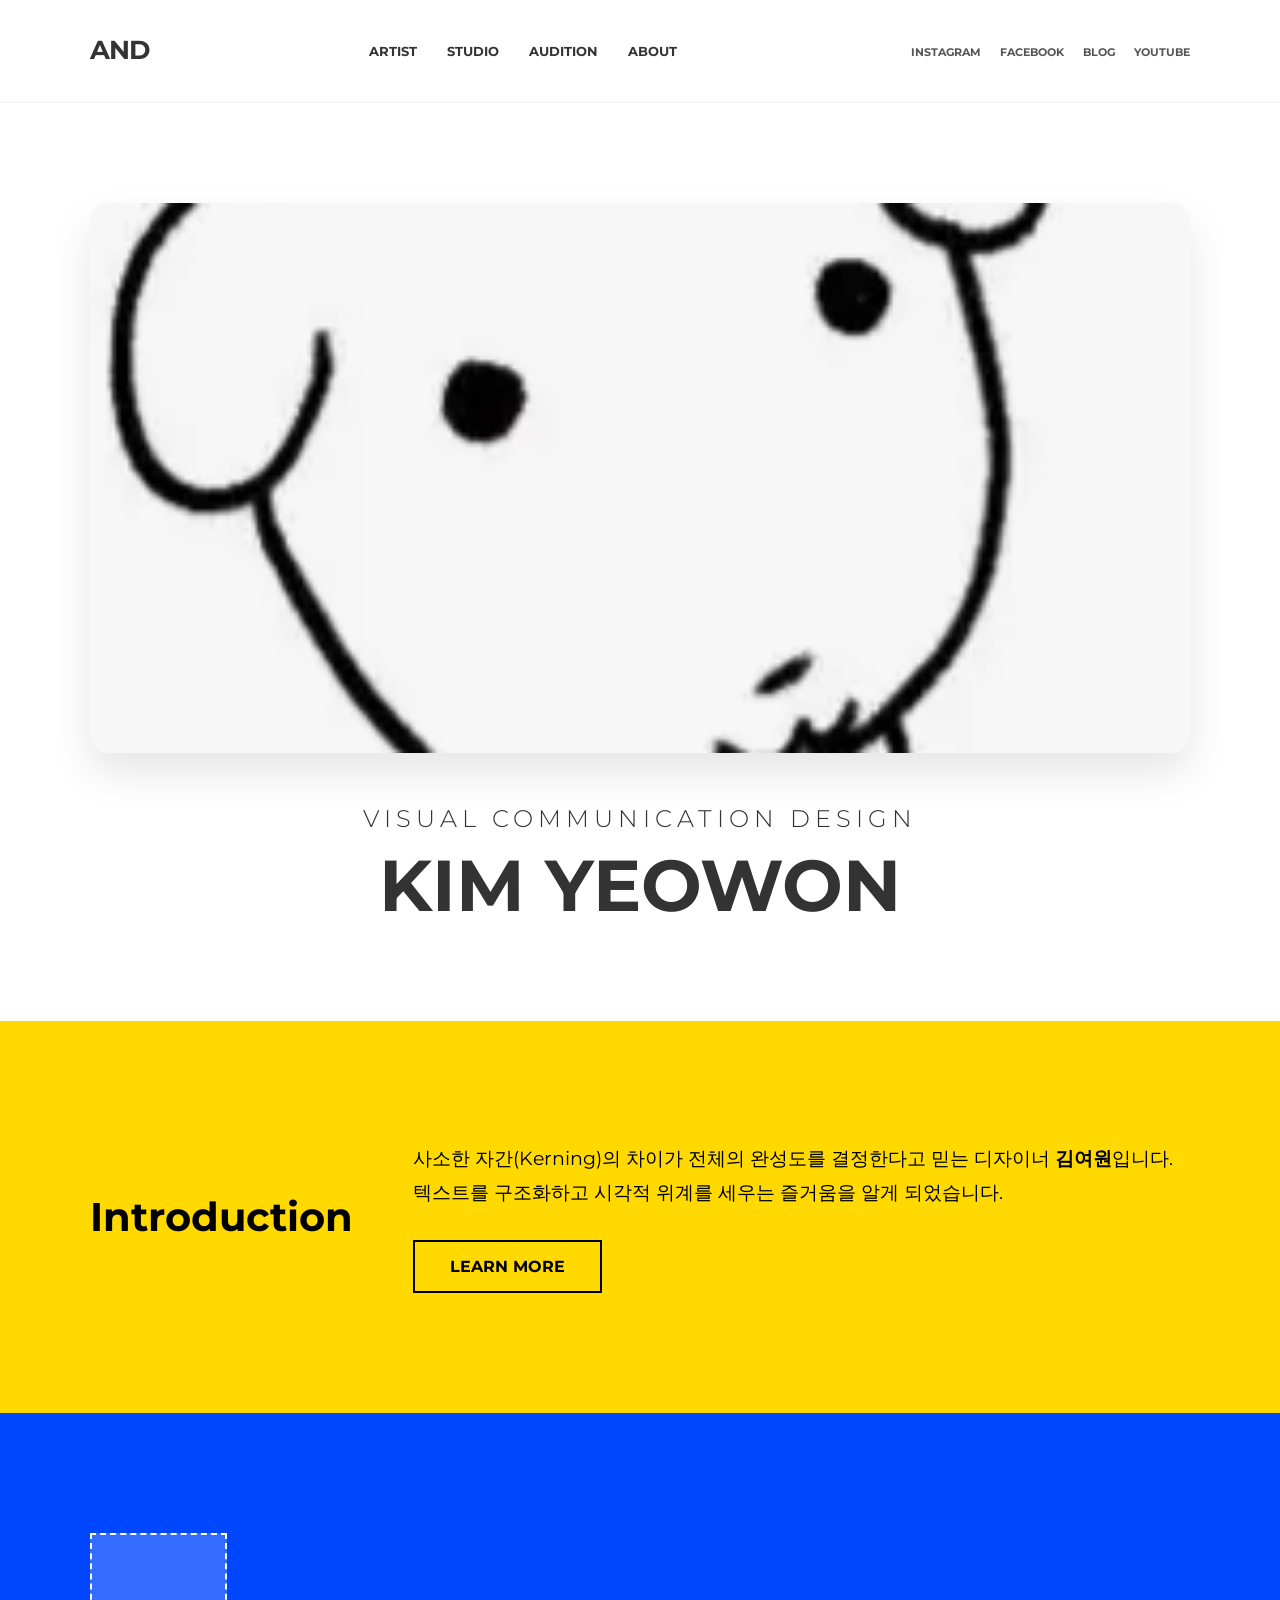
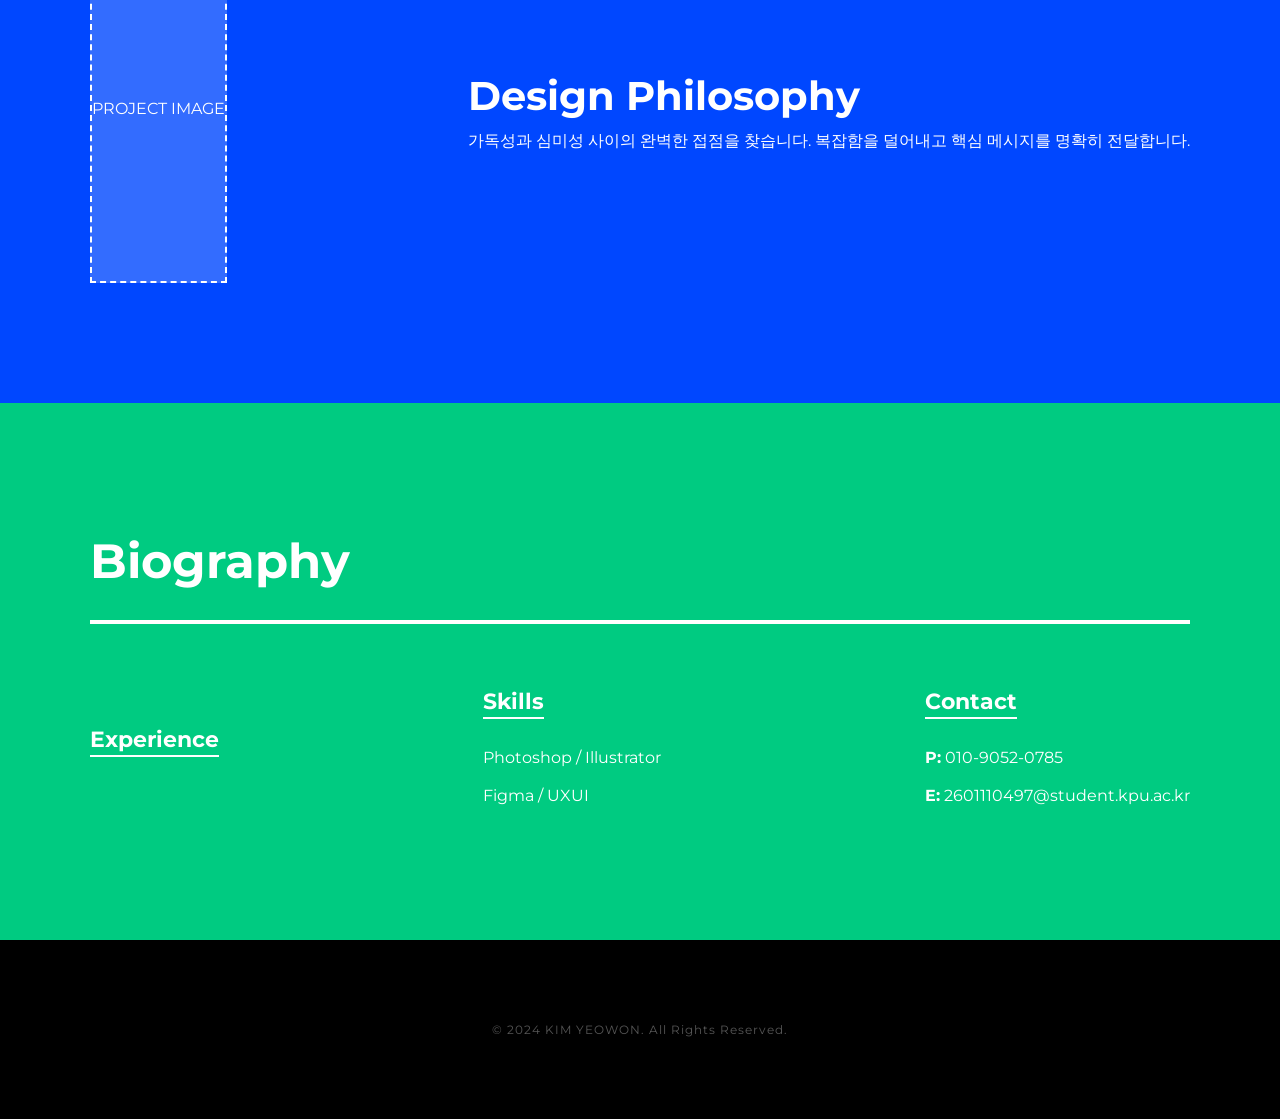
<file: index.html>
<!DOCTYPE html>
<html lang="ko">
<head>
    <meta charset="UTF-8">
    <meta name="viewport" content="width=device-width, initial-scale=1.0">
    <title>김여원 | Design Portfolio</title>
    <link href="https://fonts.googleapis.com/css2?family=Montserrat:wght@300;400;700&display=swap" rel="stylesheet">
    <link rel="stylesheet" href="style.css">
</head>
<body>

    <header>
        <div class="header-inner">
            <div class="logo">AND</div>
            <nav class="gnb">
                <ul>
                    <li><a href="#">ARTIST</a></li>
                    <li><a href="#">STUDIO</a></li>
                    <li><a href="#">AUDITION</a></li>
                    <li><a href="#">ABOUT</a></li>
                </ul>
            </nav>
            <div class="sns-links">
                <a href="#">INSTAGRAM</a>
                <a href="#">FACEBOOK</a>
                <a href="#">BLOG</a>
                <a href="#">YOUTUBE</a>
            </div>
        </div>
    </header>

    <section class="main-visual">
        <div class="container-inner">
            <img src="image.png" alt="김여원" class="large-profile">
            <div class="main-title">
                <h2>Visual Communication Design</h2>
                <h1>KIM YEOWON</h1>
            </div>
        </div>
    </section>

    <section class="introduction color-section color-1">
        <div class="container-inner flex-container">
            <div class="intro-left">
                <h3>Introduction</h3>
            </div>
            <div class="intro-right">
                <p>
                    사소한 자간(Kerning)의 차이가 전체의 완성도를 결정한다고 믿는 디자이너 <strong>김여원</strong>입니다.텍스트를 구조화하고 시각적 위계를 세우는 즐거움을 알게 되었습니다.
                </p>
                <a href="#" class="more-link">Learn More</a>
            </div>
        </div>
    </section>

    <section class="grid-content color-section color-2">
        <div class="container-inner flex-container">
            <div class="content-image-box">
                <div class="img-placeholder">PROJECT IMAGE</div>
            </div>
            <div class="content-text-box">
                <h3>Design Philosophy</h3>
                <p>가독성과 심미성 사이의 완벽한 접점을 찾습니다. 복잡함을 덜어내고 핵심 메시지를 명확히 전달합니다.</p>
            </div>
        </div>
    </section>

    <section class="biography color-section color-3">
        <div class="container-inner">
            <h3 class="biography-title">Biography</h3>
            <div class="flex-container bio-grid">
                <div class="bio-item">
                    <h4>Experience</h4>
                    
                </div>
                <div class="bio-item">
                    <h4>Skills</h4>
                    <ul>
                        <li>Photoshop / Illustrator</li>
                        <li>Figma / UXUI</li>
                    </ul>
                </div>
                <div class="bio-item">
                    <h4>Contact</h4>
                    <ul>
                        <li><strong>P:</strong> 010-9052-0785</li>
                        <li><strong>E:</strong> 2601110497@student.kpu.ac.kr</li>
                    </ul>
                </div>
            </div>
        </div>
    </section>

    <footer>
        <div class="container-inner">
            &copy; 2024 KIM YEOWON. All Rights Reserved.
        </div>
    </footer>

</body>
</html>
</file>
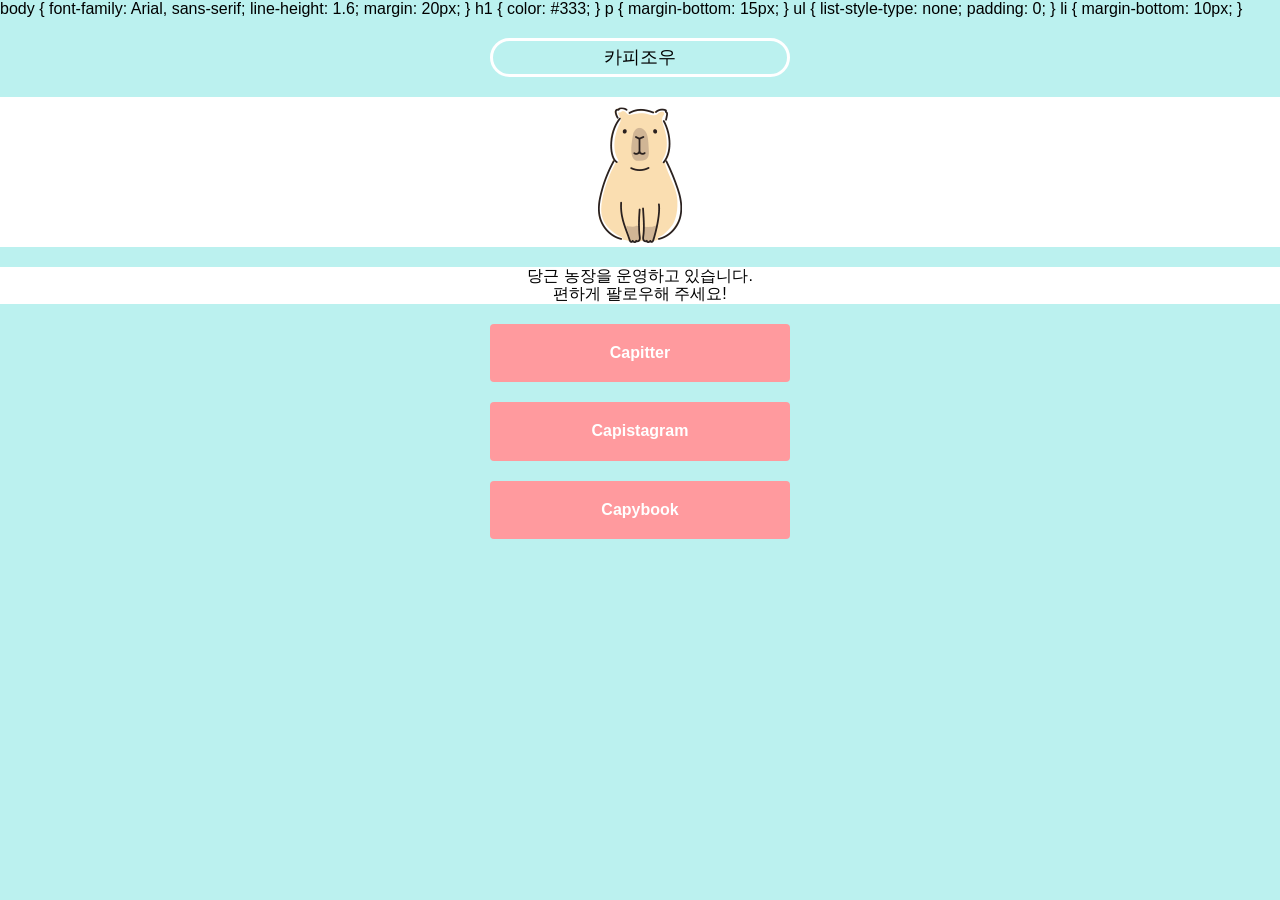
<file: 04장/완성/index.html>
<!DOCTYPE html>
<html lang="ko">
  <head>
    <meta charset="UTF-8">
    <link rel="stylesheet" href="css/reset.css">
    <link rel="stylesheet" href="css/style.css">
    <title>카피조우 소개</title>
    <style>
      p  {
        background-color: white;
      }
    </style>
      body {
        font-family: Arial, sans-serif;
        line-height: 1.6;
        margin: 20px;
      }
      h1 {
        color: #333;
      }
      p {
        margin-bottom: 15px;
      }
      ul {
        list-style-type: none;
        padding: 0;
      }
      li {
        margin-bottom: 10px;
      }
  </head>
  <body>
    <h1>카피조우</h1>
    <p>
      <img src="capyzou.png" alt="카피조우 증명사진">
    </p>
    <p>
      당근 농장을 운영하고 있습니다.<br>
      편하게 팔로우해 주세요!
    </p>
    <ul>
      <li><a href="#">Capitter</a></li>
      <li><a href="#">Capistagram</a></li>
      <li><a href="#">Capybook</a></li>
    </ul>
  </body>
</html>
</file>
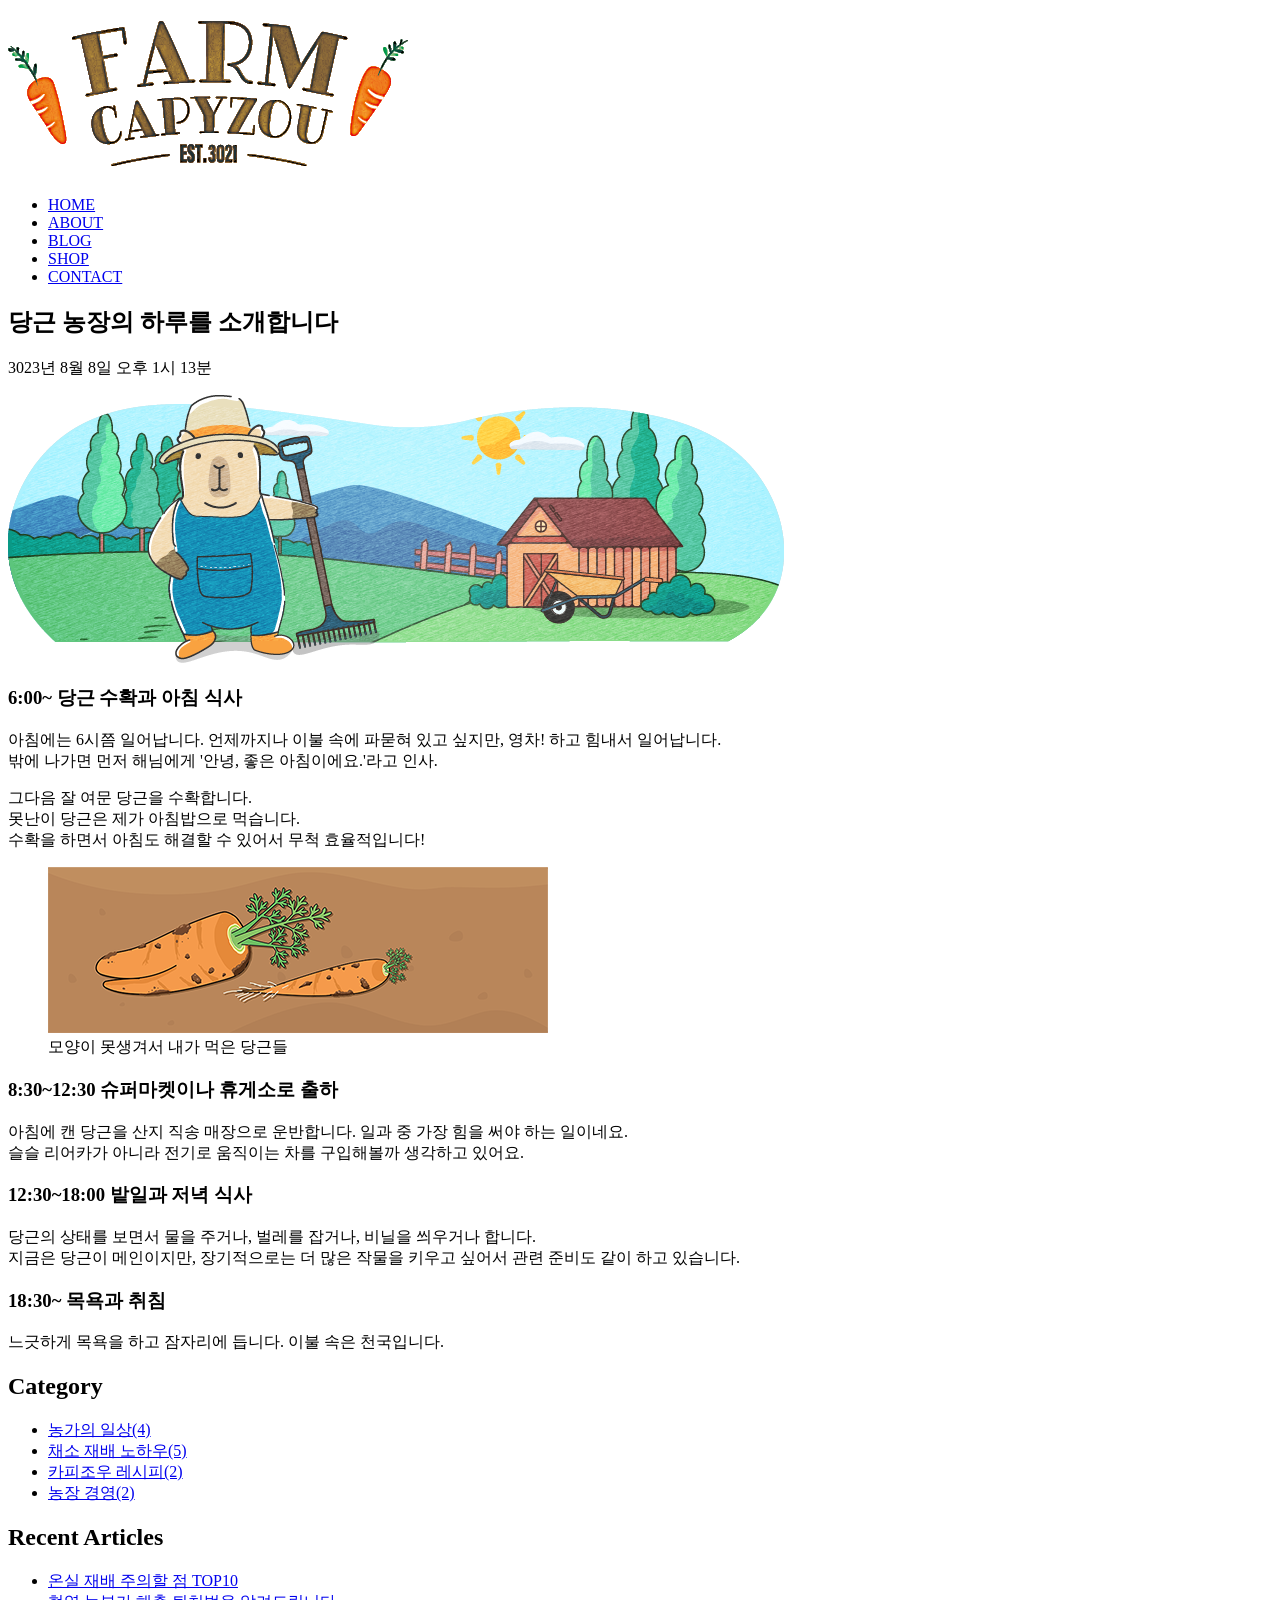
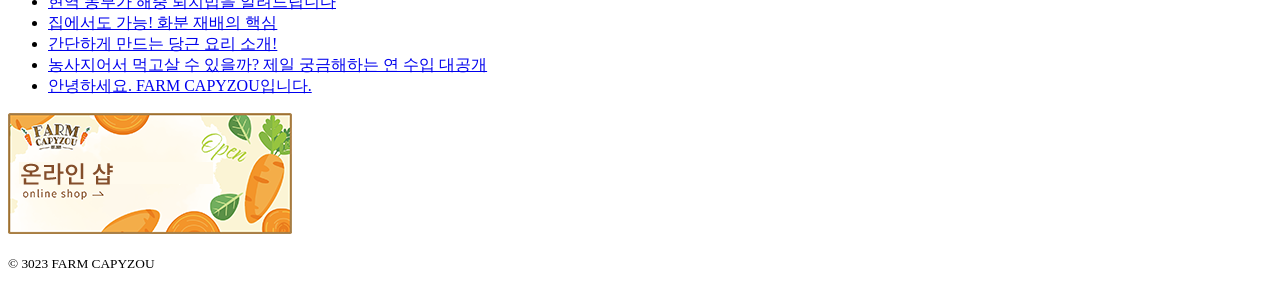
<file: 05장/완성/index.html>
<!DOCTYPE html>
<html lang="ko">
  <head>
    <meta charset="UTF-8">
    
    <title>FARM CAPYZOU</title>
  </head>
  <body>
    <header>
      <h1><img src="images/logo.png" alt="FARM CAPYZOU"></h1>
      <nav>
        <ul>
          <li><a href="#">HOME</a></li>
          <li><a href="#">ABOUT</a></li>
          <li><a href="#">BLOG</a></li>
          <li><a href="#">SHOP</a></li>
          <li><a href="#">CONTACT</a></li>
        </ul>
      </nav>
    </header>
    <main>
      <article>
        <h2>당근 농장의 하루를 소개합니다</h2>
        <p>
          <time datetime="3023-08-08T13:13">
            3023년 8월 8일 오후 1시 13분
          </time>
        </p>
        <p>
          <img src="images/eyecatch.png" alt="농원에 있는 카피조우 그림">
        </p>
        <section>
          <h3>6:00~ 당근 수확과 아침 식사</h3>
          <p>아침에는 6시쯤 일어납니다. 언제까지나 이불 속에 파묻혀 있고 싶지만, 영차! 하고 힘내서 일어납니다.<br>밖에 나가면 먼저 해님에게 '안녕, 좋은 아침이에요.'라고 인사.</p>
          <p>
            그다음 잘 여문 당근을 수확합니다.<br>
            못난이 당근은 제가 아침밥으로 먹습니다.<br>
            수확을 하면서 아침도 해결할 수 있어서 무척 효율적입니다!<br>
          </p>
          <figure>
            <img src="images/carrots.png" alt="못난이 당근 그림">
            <figcaption>모양이 못생겨서 내가 먹은 당근들</figcaption>
          </figure>
        </section>
        <section>
          <h3>8:30~12:30 슈퍼마켓이나 휴게소로 출하</h3>
          <p>아침에 캔 당근을 산지 직송 매장으로 운반합니다. 일과 중 가장 힘을 써야 하는 일이네요.<br>슬슬 리어카가 아니라 전기로 움직이는 차를 구입해볼까 생각하고 있어요.</p>
        </section>
        <section>
          <h3>12:30~18:00 밭일과 저녁 식사</h3>
          <p>당근의 상태를 보면서 물을 주거나, 벌레를 잡거나, 비닐을 씌우거나 합니다.<br>지금은 당근이 메인이지만, 장기적으로는 더 많은 작물을 키우고 싶어서 관련 준비도 같이 하고 있습니다.</p>
        </section>
        <section>
          <h3>18:30~ 목욕과 취침</h3>
          <p>느긋하게 목욕을 하고 잠자리에 듭니다. 이불 속은 천국입니다.</p>
        </section>
      </article>
    </main>
    <aside>
      <nav>
        <h2>Category</h2>
        <ul>
          <li><a href="#">농가의 일상(4)</a></li>
          <li><a href="#">채소 재배 노하우(5)</a></li>
          <li><a href="#">카피조우 레시피(2)</a></li>
          <li><a href="#">농장 경영(2)</a></li>
        </ul>
      </nav>
      <nav>
        <h2>Recent Articles</h2>
        <ul>
          <li><a href="#">온실 재배 주의할 점 TOP10</a></li>
          <li><a href="#">현역 농부가 해충 퇴치법을 알려드립니다</a></li>
          <li><a href="#">집에서도 가능! 화분 재배의 핵심</a></li>
          <li><a href="#">간단하게 만드는 당근 요리 소개!</a></li>
          <li><a href="#">농사지어서 먹고살 수 있을까? 제일 궁금해하는 연 수입 대공개</a></li>
          <li><a href="#">안녕하세요. FARM CAPYZOU입니다.</a></li>
        </ul>
      </nav>
      <p>
        <a href="#"><img src="images/side_banner.png" alt="온라인 샵 배너"></a>
      </p>
    </aside>
    <footer>
      <p><small>© 3023 FARM CAPYZOU</small></p>
    </footer>
  </body>
</html>
</file>
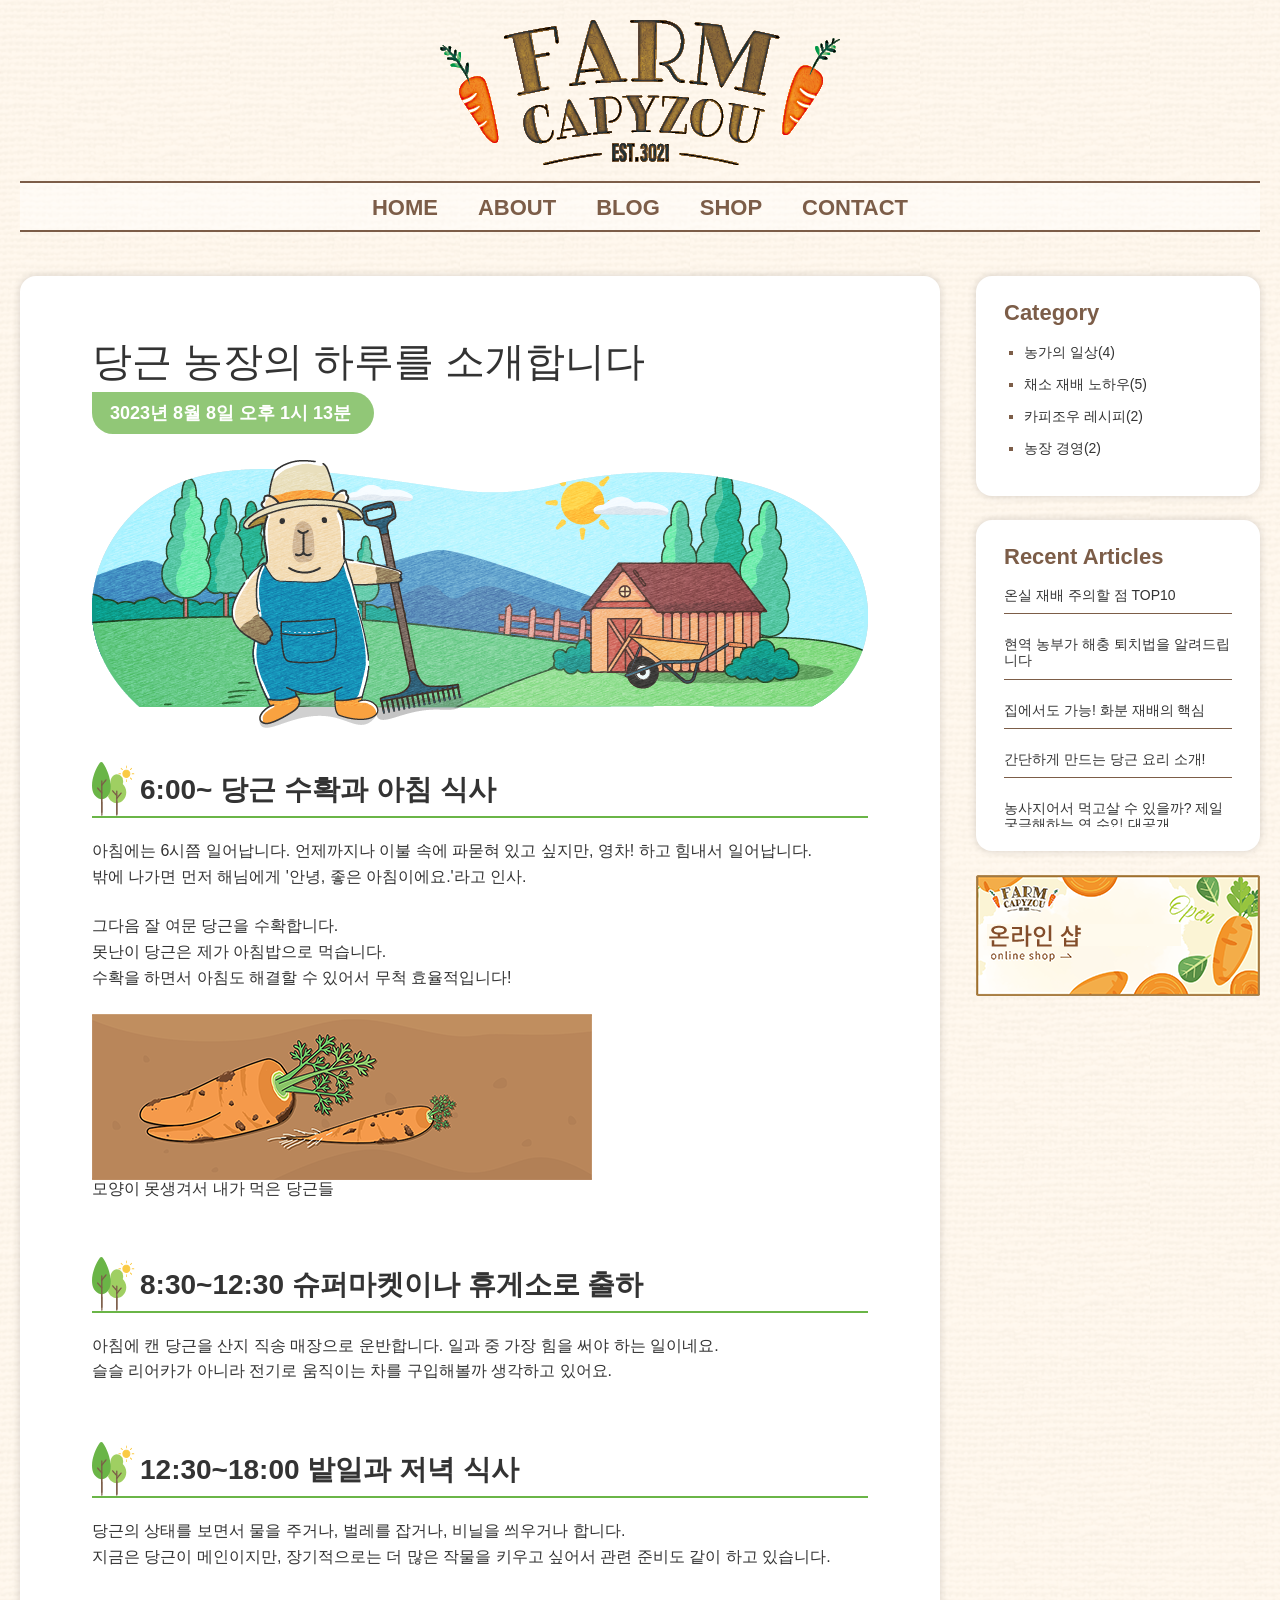
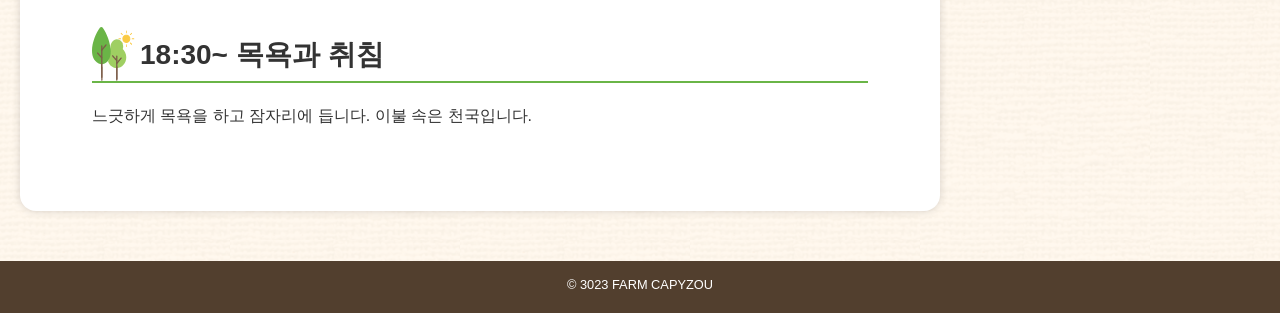
<file: 06장/완성/index.html>
<!DOCTYPE html>
<html lang="ko">
  <head>
    <meta charset="UTF-8">
    <link rel="stylesheet" href="css/reset.css">
    <link rel="stylesheet" href="css/style.css">
    <title>FARM CAPYZOU</title>
  </head>
  <body>
    <header>
      <h1><img src="images/logo.png" alt="FARM CAPYZOU"></h1>
      <nav>
        <ul>
          <li><a href="#">HOME</a></li>
          <li><a href="#">ABOUT</a></li>
          <li><a href="#">BLOG</a></li>
          <li><a href="#">SHOP</a></li>
          <li><a href="#">CONTACT</a></li>
        </ul>
      </nav>
    </header>
    <div>
      <main>
        <article>
          <h2>당근 농장의 하루를 소개합니다</h2>
          <p class="postdate">
            <time datetime="3023-08-08T13:13">
              3023년 8월 8일 오후 1시 13분
            </time>
          </p>
          <p class="eyecatch">
            <img src="images/eyecatch.png" alt="농원에 있는 카피조우 그림">
          </p>
          <section>
            <h3>6:00~ 당근 수확과 아침 식사</h3>
            <p>아침에는 6시쯤 일어납니다. 언제까지나 이불 속에 파묻혀 있고 싶지만, 영차! 하고 힘내서 일어납니다.<br>밖에 나가면 먼저 해님에게 '안녕, 좋은 아침이에요.'라고 인사.</p>
            <p>
              그다음 잘 여문 당근을 수확합니다.<br>
              못난이 당근은 제가 아침밥으로 먹습니다.<br>
              수확을 하면서 아침도 해결할 수 있어서 무척 효율적입니다!<br>
            </p>
            <figure>
              <img src="images/carrots.png" alt="못난이 당근 그림">
              <figcaption>모양이 못생겨서 내가 먹은 당근들</figcaption>
            </figure>
          </section>
          <section>
            <h3>8:30~12:30 슈퍼마켓이나 휴게소로 출하</h3>
            <p>아침에 캔 당근을 산지 직송 매장으로 운반합니다. 일과 중 가장 힘을 써야 하는 일이네요. <br>슬슬 리어카가 아니라 전기로 움직이는 차를 구입해볼까 생각하고 있어요.</p>
          </section>
          <section>
            <h3>12:30~18:00 밭일과 저녁 식사</h3>
            <p>당근의 상태를 보면서 물을 주거나, 벌레를 잡거나, 비닐을 씌우거나 합니다.<br>지금은 당근이 메인이지만, 장기적으로는 더 많은 작물을 키우고 싶어서 관련 준비도 같이 하고 있습니다.</p>
          </section>
          <section>
            <h3>18:30~ 목욕과 취침</h3>
            <p>느긋하게 목욕을 하고 잠자리에 듭니다. 이불 속은 천국입니다.</p>
          </section>
        </article>
      </main>
      <aside>
        <nav class="categoryNav">
          <h2>Category</h2>
          <ul>
            <li><a href="#">농가의 일상(4)</a></li>
            <li><a href="#">채소 재배 노하우(5)</a></li>
            <li><a href="#">카피조우 레시피(2)</a></li>
            <li><a href="#">농장 경영(2)</a></li>
          </ul>
        </nav>
        <nav class="recentNav">
          <h2>Recent Articles</h2>
          <ul>
            <li><a href="#">온실 재배 주의할 점 TOP10</a></li>
            <li><a href="#">현역 농부가 해충 퇴치법을 알려드립니다</a></li>
            <li><a href="#">집에서도 가능! 화분 재배의 핵심</a></li>
            <li><a href="#">간단하게 만드는 당근 요리 소개!</a></li>
            <li><a href="#">농사지어서 먹고살 수 있을까? 제일 궁금해하는 연 수입 대공개</a></li>
            <li><a href="#">안녕하세요. FARM CAPYZOU입니다.</a></li>
          </ul>
        </nav>
        <p>
          <a href="#"><img src="images/side_banner.png" alt="온라인 샵 배너"></a>
        </p>
      </aside>
    </div>
    <footer>
      <p><small>© 3023 FARM CAPYZOU</small></p>
    </footer>
  </body>
</html>
</file>
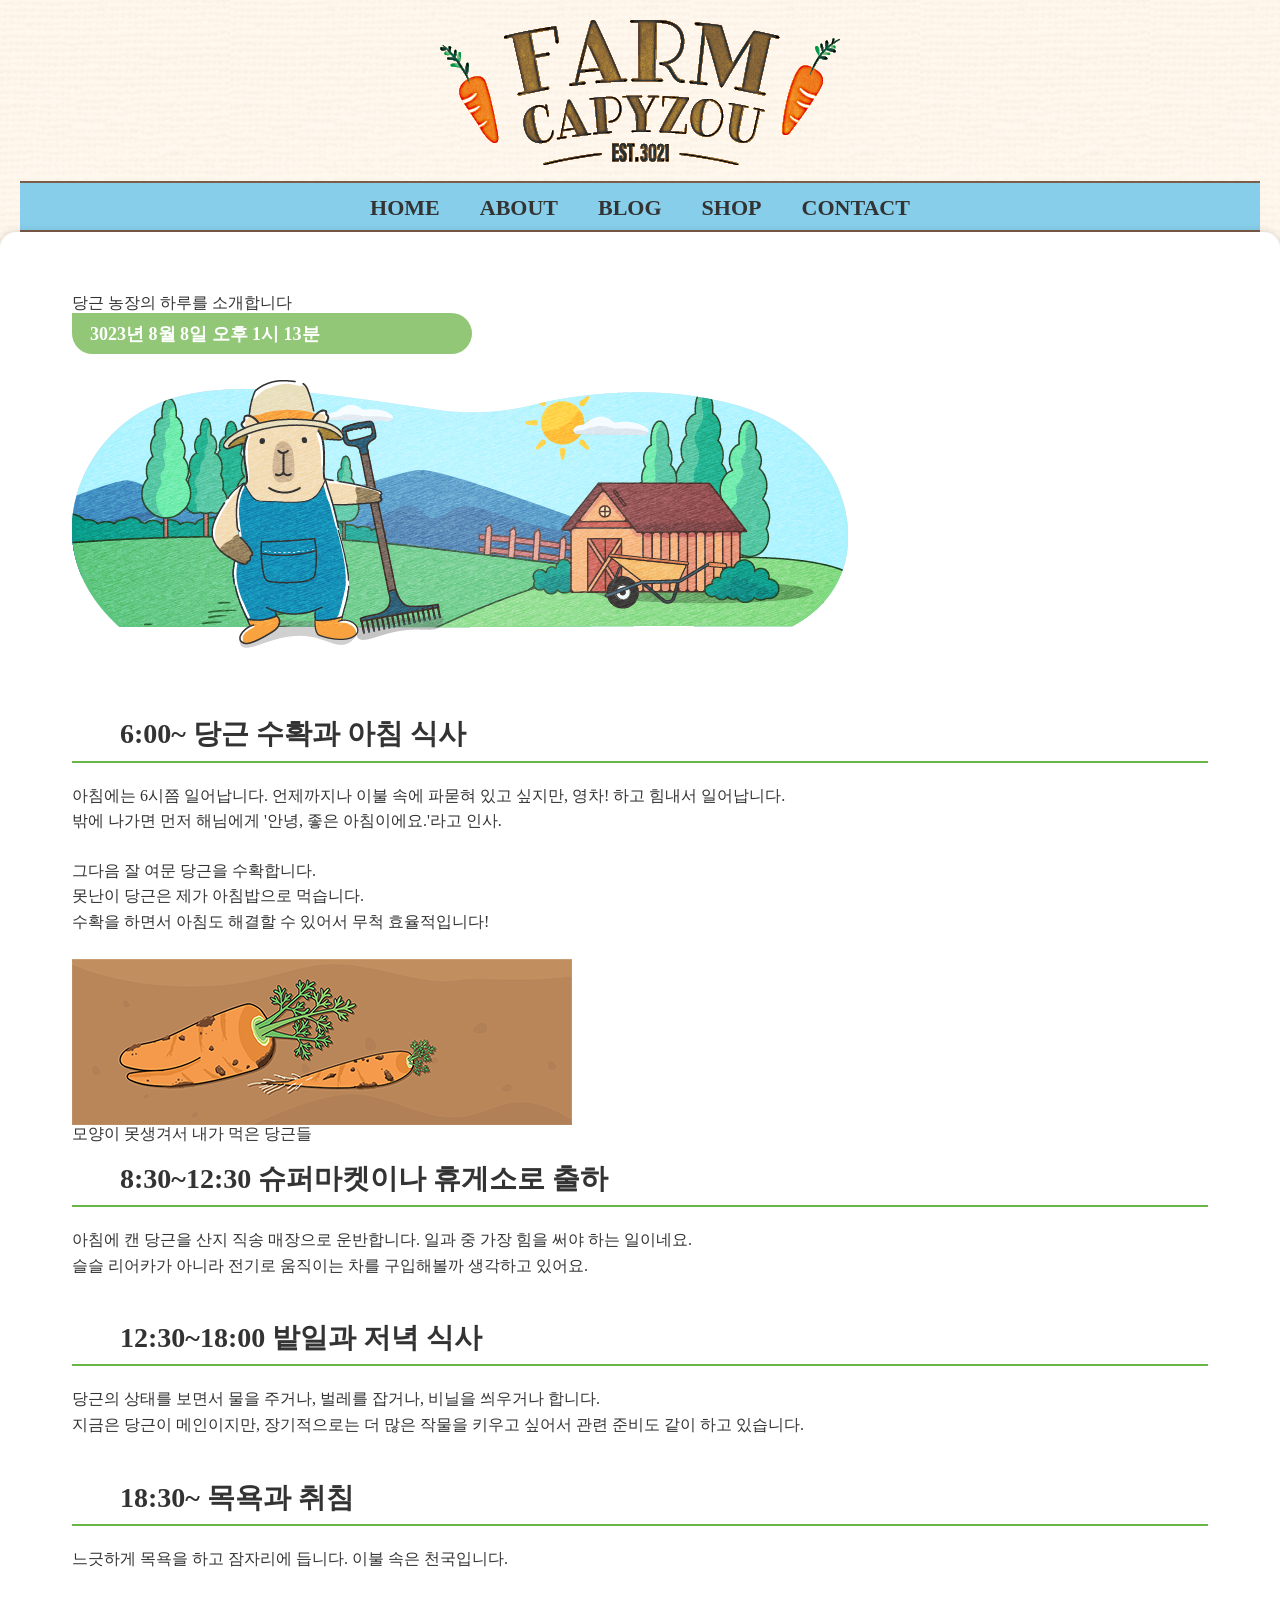
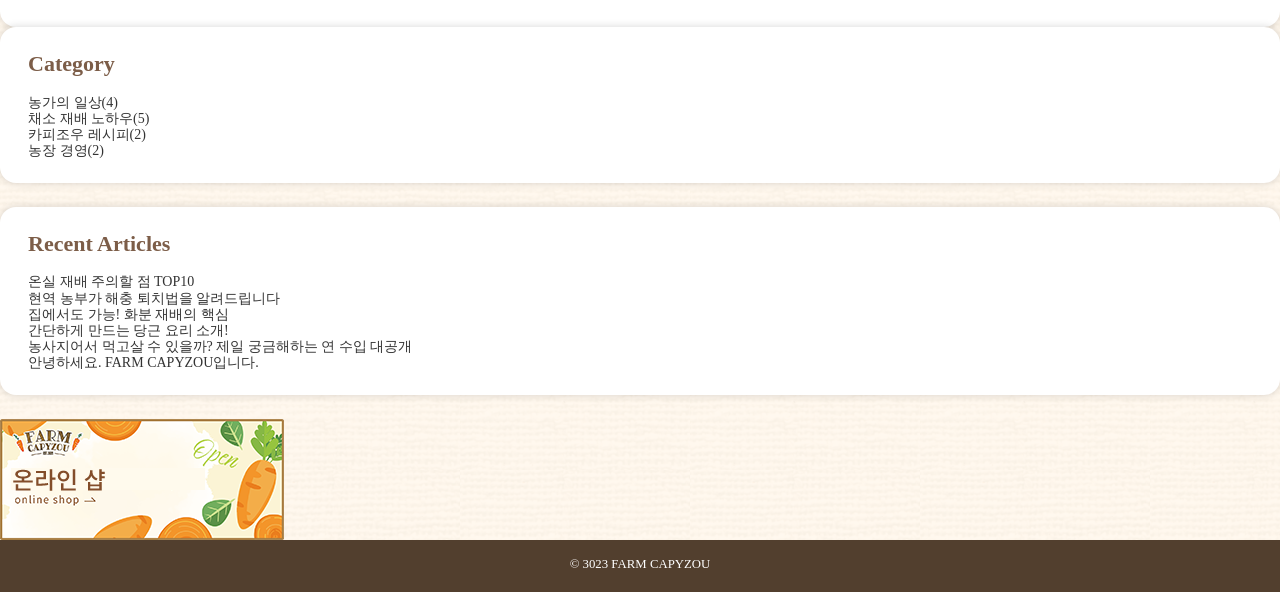
<file: 06장/작업/index.html>
<!DOCTYPE html>
<html lang="ko">
  <head>
    <meta charset="UTF-8">
    <link rel="stylesheet" href="css/reset.css">
    <link rel="stylesheet" href="css/style.css">
    <title>FARM CAPYZOU</title>
  </head>
  <body>
    <header>
      <h1><img src="images/logo.png" alt="FARM CAPYZOU"></h1>
      <nav>
        <ul>
          <li><a href="#">HOME</a></li>
          <li><a href="#">ABOUT</a></li>
          <li><a href="#">BLOG</a></li>
          <li><a href="#">SHOP</a></li>
          <li><a href="#">CONTACT</a></li>
        </ul>
      </nav>
    </header>
    <div class="container">
    <main>
      <article>
        <h2>당근 농장의 하루를 소개합니다</h2>
        <p class ="postdate">
          <time datetime="3023-08-08T13:13">
            3023년 8월 8일 오후 1시 13분
          </time>
        </p>
        <p class="eyecatch">
          <img src="images/eyecatch.png" alt="농원에 있는 카피조우 그림">
        </p>
        <section>
          <h3>6:00~ 당근 수확과 아침 식사</h3>
          <p>아침에는 6시쯤 일어납니다. 언제까지나 이불 속에 파묻혀 있고 싶지만, 영차! 하고 힘내서 일어납니다.<br>밖에 나가면 먼저 해님에게 '안녕, 좋은 아침이에요.'라고 인사.</p>
          <p>
            그다음 잘 여문 당근을 수확합니다.<br>
            못난이 당근은 제가 아침밥으로 먹습니다.<br>
            수확을 하면서 아침도 해결할 수 있어서 무척 효율적입니다!<br>
          </p>
          <figure>
            <img src="images/carrots.png" alt="못난이 당근 그림">
            <figcaption>모양이 못생겨서 내가 먹은 당근들</figcaption>
          </figure>
        </section>
        <section>
          <h3>8:30~12:30 슈퍼마켓이나 휴게소로 출하</h3>
          <p>아침에 캔 당근을 산지 직송 매장으로 운반합니다. 일과 중 가장 힘을 써야 하는 일이네요.<br>슬슬 리어카가 아니라 전기로 움직이는 차를 구입해볼까 생각하고 있어요.</p>
        </section>
        <section>
          <h3>12:30~18:00 밭일과 저녁 식사</h3>
          <p>당근의 상태를 보면서 물을 주거나, 벌레를 잡거나, 비닐을 씌우거나 합니다.<br>지금은 당근이 메인이지만, 장기적으로는 더 많은 작물을 키우고 싶어서 관련 준비도 같이 하고 있습니다.</p>
        </section>
        <section>
          <h3>18:30~ 목욕과 취침</h3>
          <p>느긋하게 목욕을 하고 잠자리에 듭니다. 이불 속은 천국입니다.</p>
        </section>
      </article>
    </main>
    <aside>
      <nav>
        <h2>Category</h2>
        <ul>
          <li><a href="#">농가의 일상(4)</a></li>
          <li><a href="#">채소 재배 노하우(5)</a></li>
          <li><a href="#">카피조우 레시피(2)</a></li>
          <li><a href="#">농장 경영(2)</a></li>
        </ul>
      </nav>
      <nav>
        <h2>Recent Articles</h2>
        <ul>
          <li><a href="#">온실 재배 주의할 점 TOP10</a></li>
          <li><a href="#">현역 농부가 해충 퇴치법을 알려드립니다</a></li>
          <li><a href="#">집에서도 가능! 화분 재배의 핵심</a></li>
          <li><a href="#">간단하게 만드는 당근 요리 소개!</a></li>
          <li><a href="#">농사지어서 먹고살 수 있을까? 제일 궁금해하는 연 수입 대공개</a></li>
          <li><a href="#">안녕하세요. FARM CAPYZOU입니다.</a></li>
        </ul>
      </nav>
      <p>
        <a href="#"><img src="images/side_banner.png" alt="온라인 샵 배너"></a>
      </p>
    </aside>
    <footer>
      <p><small>© 3023 FARM CAPYZOU</small></p>
    </footer>
  </body>
</html>
</file>
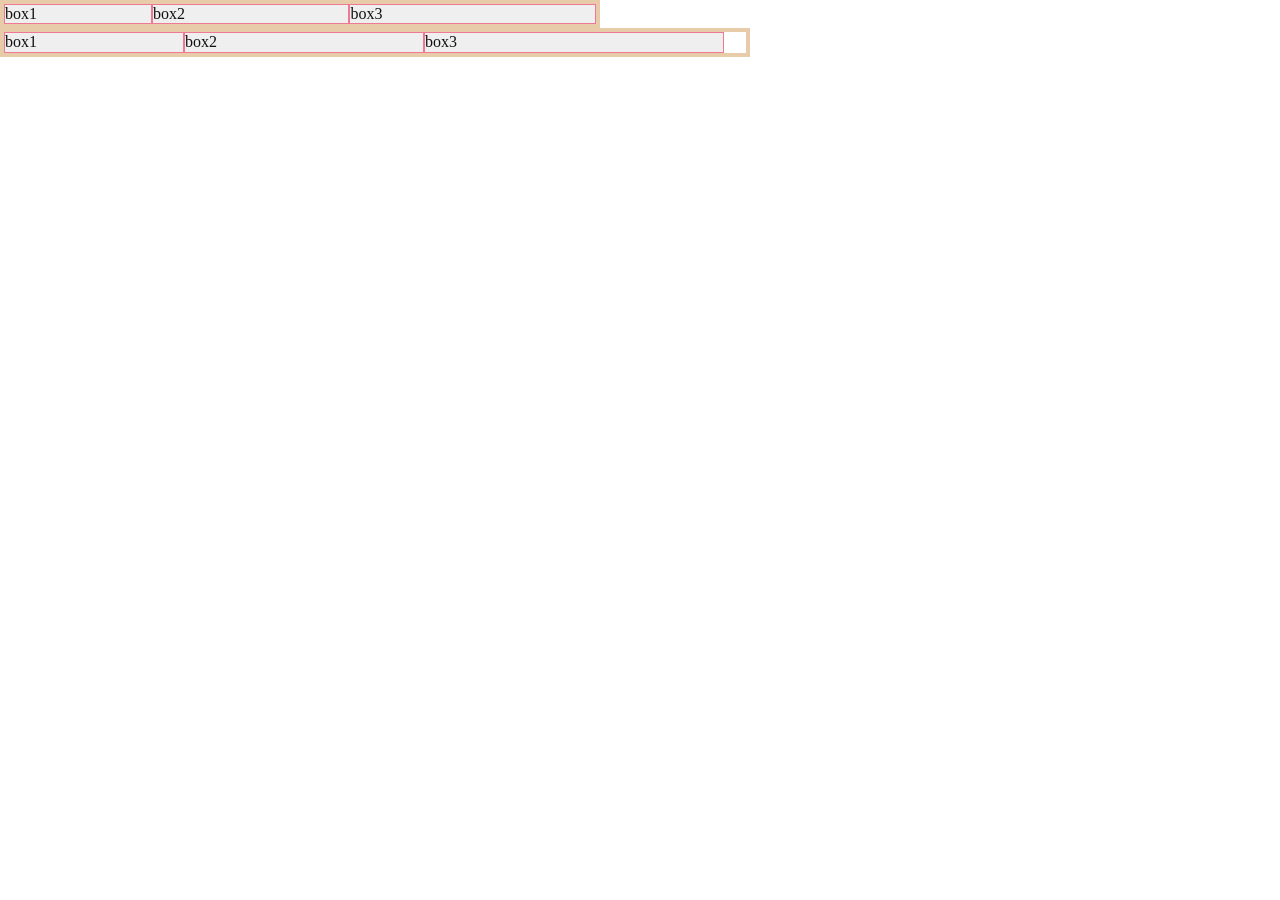
<file: 06장/Flexbox/완성/index.html>
<!DOCTYPE html>
<html lang="ko">
  <head>
    <meta charset="UTF-8">
    <link rel="stylesheet" href="css/reset.css">
    <link rel="stylesheet" href="css/style.css">
    <title>Flexbox 연습</title>
  </head>
  <body>
    <ul>
      <li class="b1">box1</li>
      <li class="b2">box2</li>
      <li class="b3">box3</li>
    </ul>

    <ul class="ul2">
      <li class="b1">box1</li>
      <li class="b2">box2</li>
      <li class="b3">box3</li>
    </ul>
  </body>
</html>
</file>
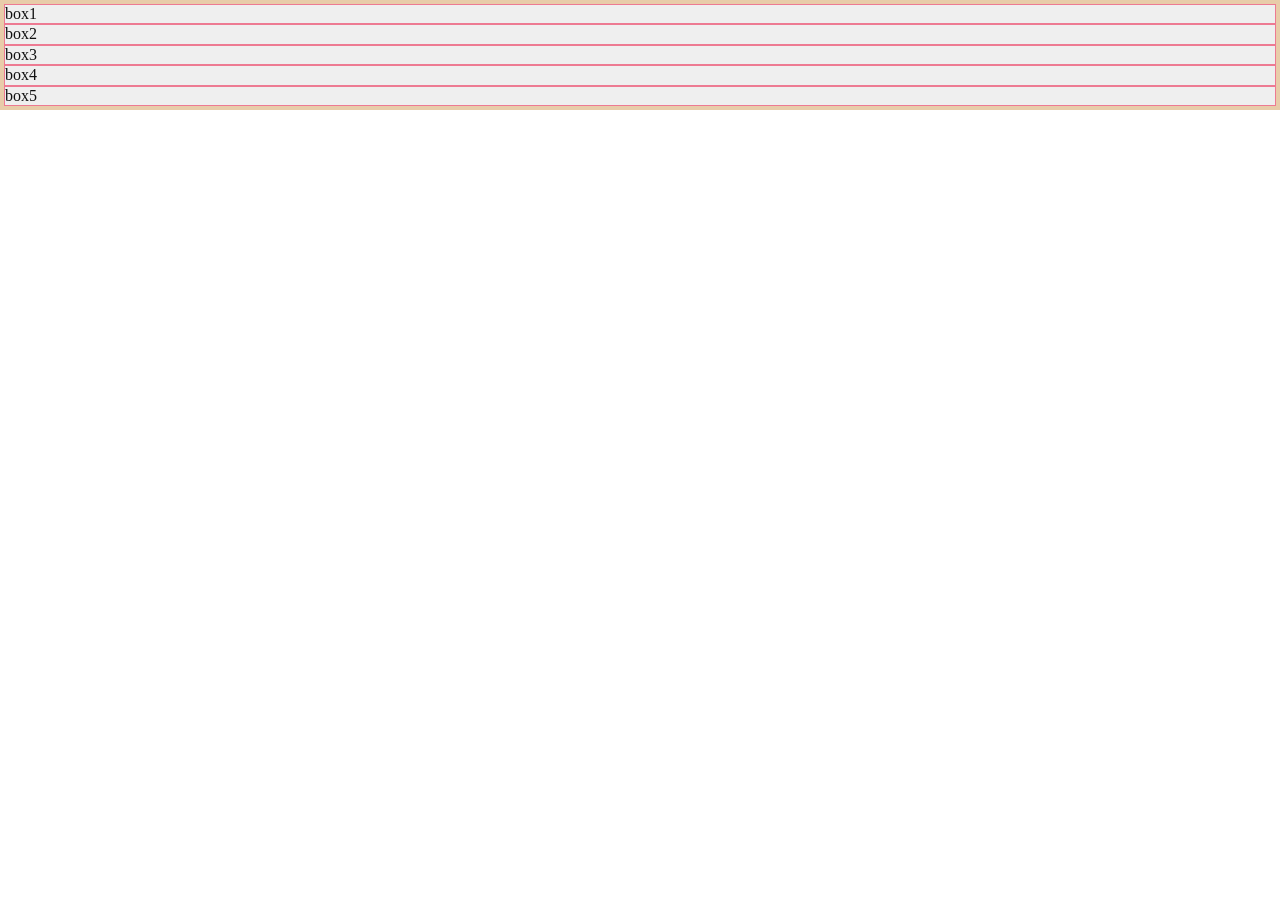
<file: 06장/Flexbox/작업/index.html>
<!DOCTYPE html>
<html lang="ko">
  <head>
    <meta charset="UTF-8">
    <link rel="stylesheet" href="css/reset.css">
    <link rel="stylesheet" href="css/style.css">
    <title>Flexbox 연습</title>
  </head>
  <body>
    <ul>
      <li>box1</li>
      <li>box2</li>
      <li>box3</li>
      <li>box4</li>
      <li>box5</li>
    </ul>
  </body>
</html>
</file>
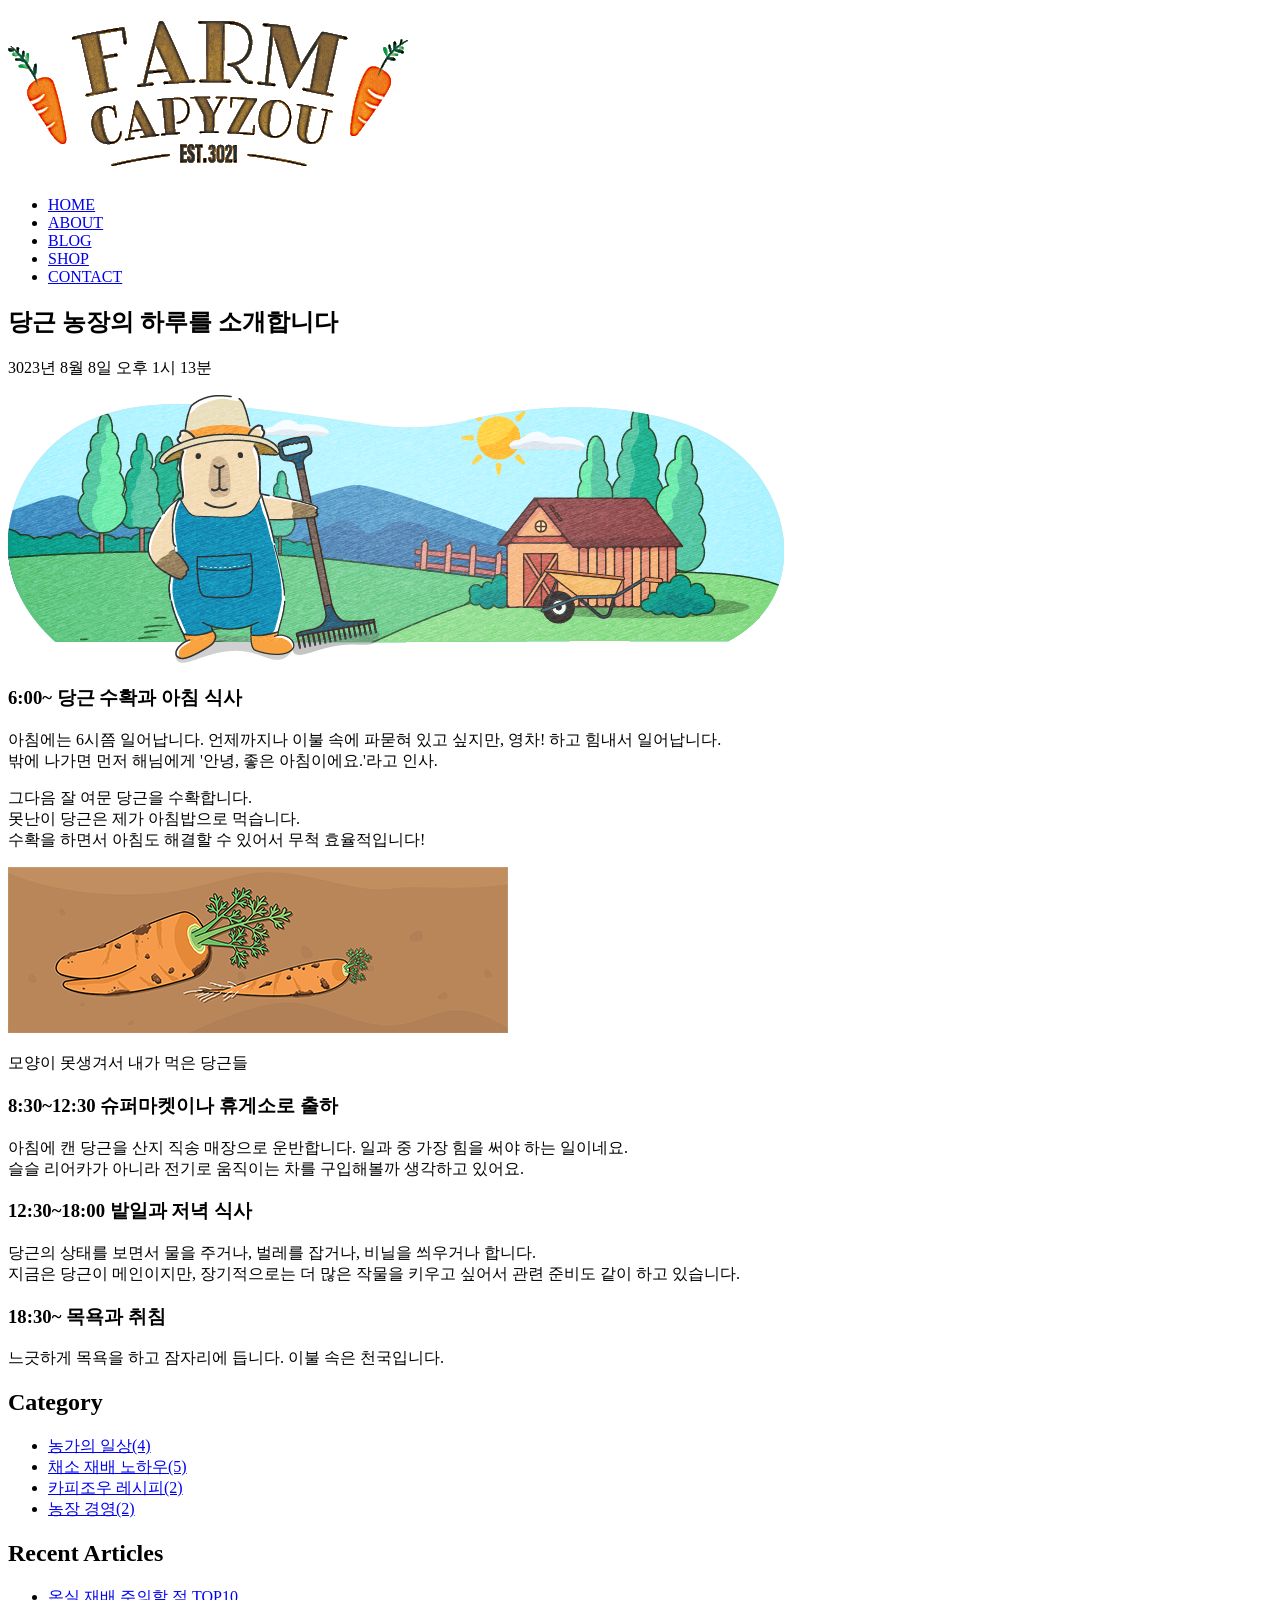
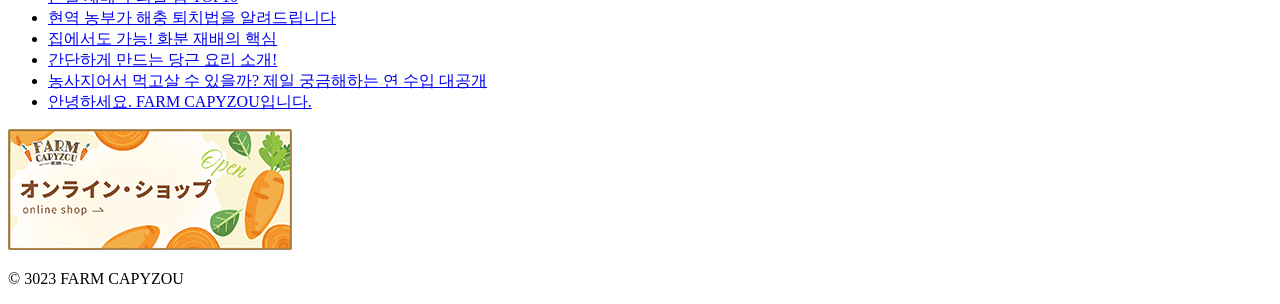
<file: 05장/selfwork/HTML_마크업_복습하기/완성/index.html>
<!DOCTYPE html>
<html lang="ko">
  <head>
    <meta charset="UTF-8">
    <title>FARM CAPYZOU</title>
  </head>
  <body>
    <h1><img src="images/logo.png" alt="FARM CAPYZOU"></h1>
    <ul>
      <li><a href="#">HOME</a></li>
      <li><a href="#">ABOUT</a></li>
      <li><a href="#">BLOG</a></li>
      <li><a href="#">SHOP</a></li>
      <li><a href="#">CONTACT</a></li>
    </ul>
    <h2>당근 농장의 하루를 소개합니다</h2>
    <p>3023년 8월 8일 오후 1시 13분</p>
    <p>
      <img src="images/eyecatch.png" alt="농원에 있는 카피조우 그림">
    </p>
    <h3>6:00~ 당근 수확과 아침 식사</h3>
    <p>아침에는 6시쯤 일어납니다. 언제까지나 이불 속에 파묻혀 있고 싶지만, 영차! 하고 힘내서 일어납니다.<br>밖에 나가면 먼저 해님에게 '안녕, 좋은 아침이에요.'라고 인사.</p>
    <p>
      그다음 잘 여문 당근을 수확합니다.<br>
      못난이 당근은 제가 아침밥으로 먹습니다.<br>
      수확을 하면서 아침도 해결할 수 있어서 무척 효율적입니다!<br>
    </p>
    <p>
      <img src="images/carrots.png" alt="못난이 당근 그림">
    </p>
    <p>모양이 못생겨서 내가 먹은 당근들</p>
    <h3>8:30~12:30 슈퍼마켓이나 휴게소로 출하</h3>
    <p>아침에 캔 당근을 산지 직송 매장으로 운반합니다. 일과 중 가장 힘을 써야 하는 일이네요.<br>슬슬 리어카가 아니라 전기로 움직이는 차를 구입해볼까 생각하고 있어요.</p>
    <h3>12:30~18:00 밭일과 저녁 식사</h3>
    <p>당근의 상태를 보면서 물을 주거나, 벌레를 잡거나, 비닐을 씌우거나 합니다.<br>지금은 당근이 메인이지만, 장기적으로는 더 많은 작물을 키우고 싶어서 관련 준비도 같이 하고 있습니다.</p>
    <h3>18:30~ 목욕과 취침</h3>
    <p>느긋하게 목욕을 하고 잠자리에 듭니다. 이불 속은 천국입니다.</p>
    <h2>Category</h2>
    <ul>
      <li><a href="#">농가의 일상(4)</a></li>
      <li><a href="#">채소 재배 노하우(5)</a></li>
      <li><a href="#">카피조우 레시피(2)</a></li>
      <li><a href="#">농장 경영(2)</a></li>
    </ul>
    <h2>Recent Articles</h2>
    <ul>
      <li><a href="#">온실 재배 주의할 점 TOP10</a></li>
      <li><a href="#">현역 농부가 해충 퇴치법을 알려드립니다</a></li>
      <li><a href="#">집에서도 가능! 화분 재배의 핵심</a></li>
      <li><a href="#">간단하게 만드는 당근 요리 소개!</a></li>
      <li><a href="#">농사지어서 먹고살 수 있을까? 제일 궁금해하는 연 수입 대공개</a></li>
      <li><a href="#">안녕하세요. FARM CAPYZOU입니다.</a></li>
    </ul>
    <p>
      <a href="#"><img src="images/side_banner.png" alt="온라인 샵 배너"></a>
    </p>
    <p>© 3023 FARM CAPYZOU</p>
  </body>
</html>
</file>
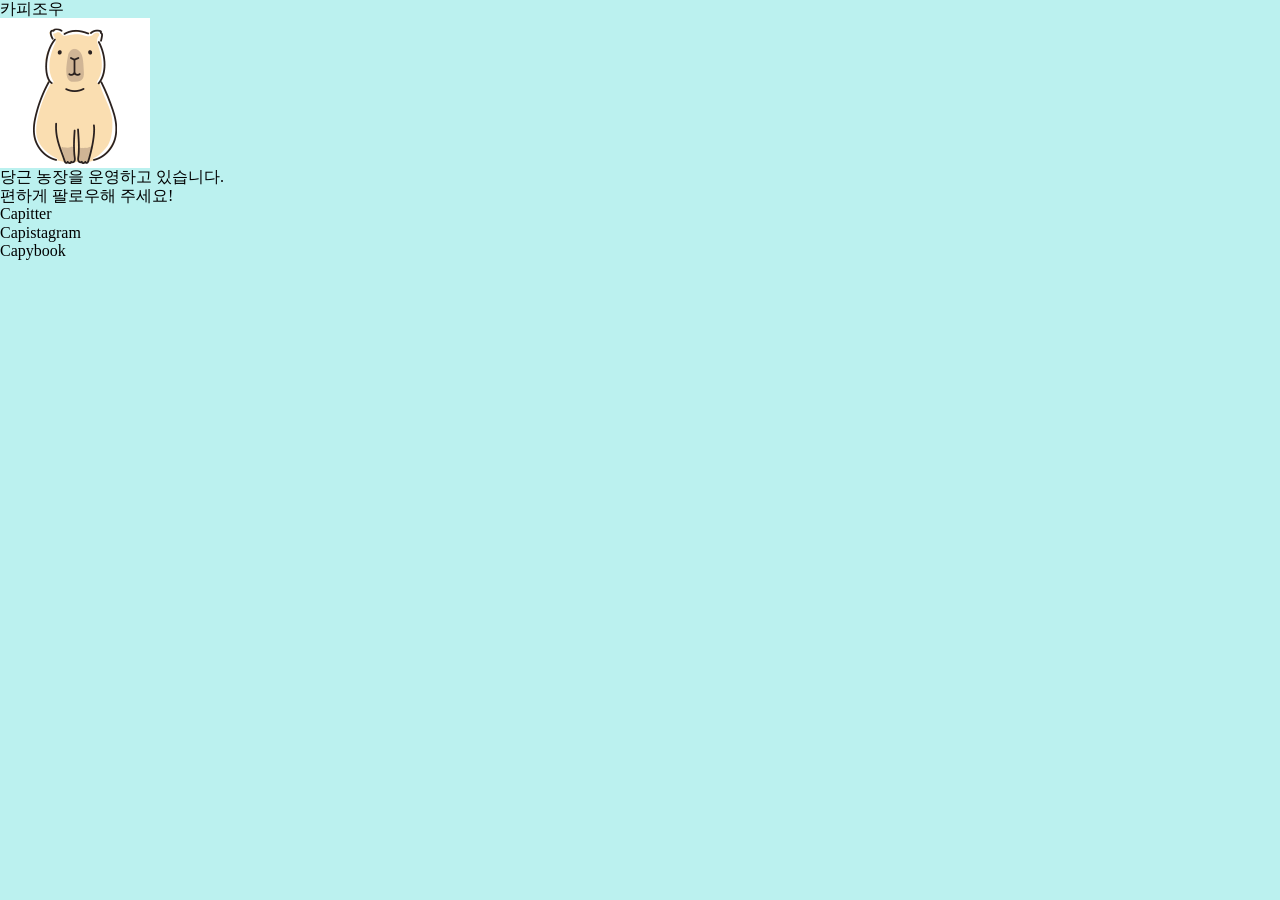
<file: 04장/step/01/01_background-color_step1.html>
<!DOCTYPE html>
<html lang="ko">
  <head>
    <meta charset="UTF-8">
    <link rel="stylesheet" href="css/reset.css">
    <link rel="stylesheet" href="css/01_background-color_step1.css"><!-- ←여러분의 작업 파일에는 css/style.css가 들어갑니다 -->
    <title>카피조우 소개</title>
  </head>
  <body>
    <h1>카피조우</h1>
    <p>
      <img src="capyzou.png" alt="카피조우 증명사진">
    </p>
    <p>
      당근 농장을 운영하고 있습니다.<br>
      편하게 팔로우해 주세요!
    </p>
    <ul>
      <li><a href="#">Capitter</a></li>
      <li><a href="#">Capistagram</a></li>
      <li><a href="#">Capybook</a></li>
    </ul>
  </body>
</html>
</file>
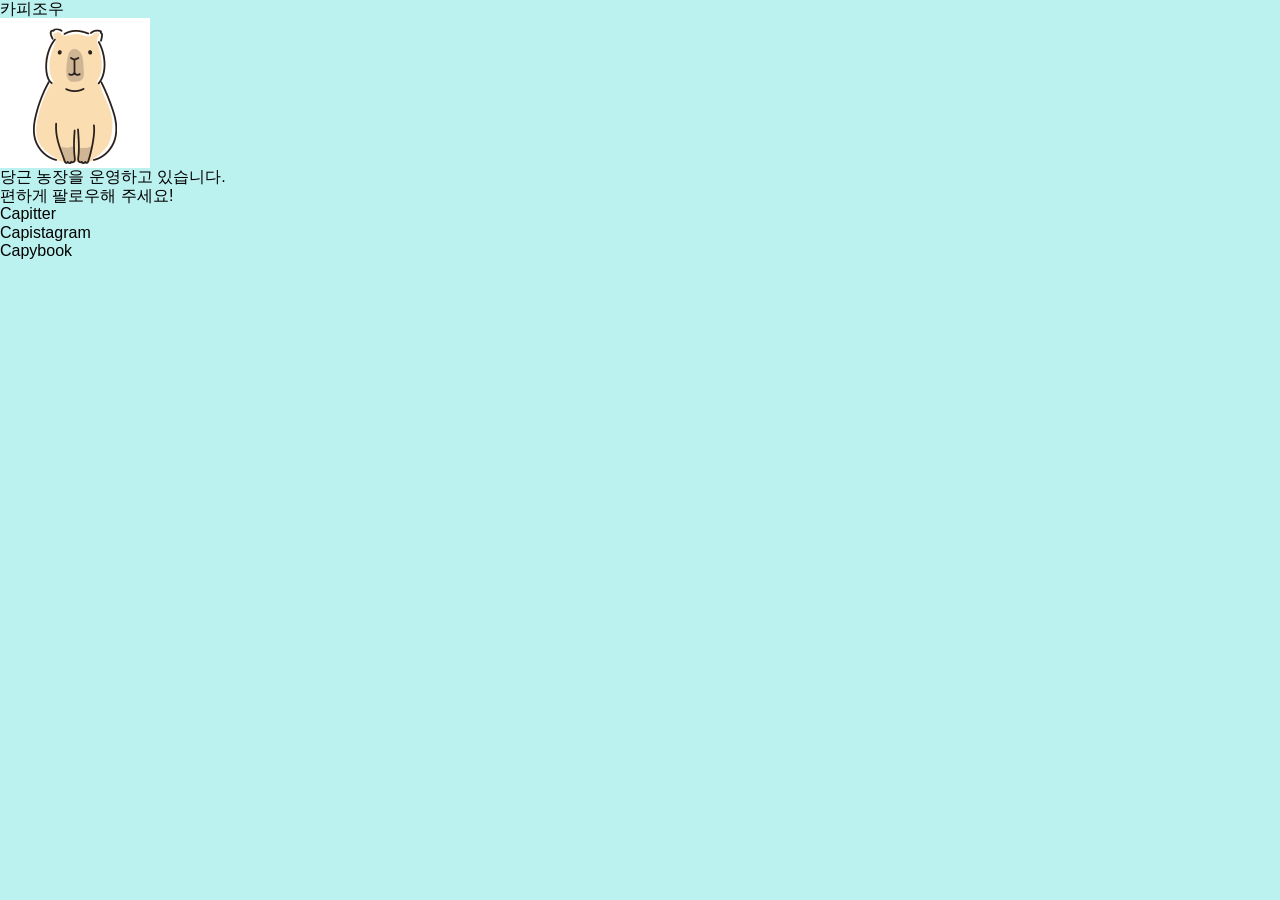
<file: 04장/step/01/02_font-family_step1.html>
<!DOCTYPE html>
<html lang="ko">
  <head>
    <meta charset="UTF-8">
    <link rel="stylesheet" href="css/reset.css">
    <link rel="stylesheet" href="css/02_font-family_step1.css"><!-- ←여러분의 작업 파일에는 css/style.css가 들어갑니다 -->
    <title>카피조우 소개</title>
  </head>
  <body>
    <h1>카피조우</h1>
    <p>
      <img src="capyzou.png" alt="카피조우 증명사진">
    </p>
    <p>
      당근 농장을 운영하고 있습니다.<br>
      편하게 팔로우해 주세요!
    </p>
    <ul>
      <li><a href="#">Capitter</a></li>
      <li><a href="#">Capistagram</a></li>
      <li><a href="#">Capybook</a></li>
    </ul>
  </body>
</html>
</file>
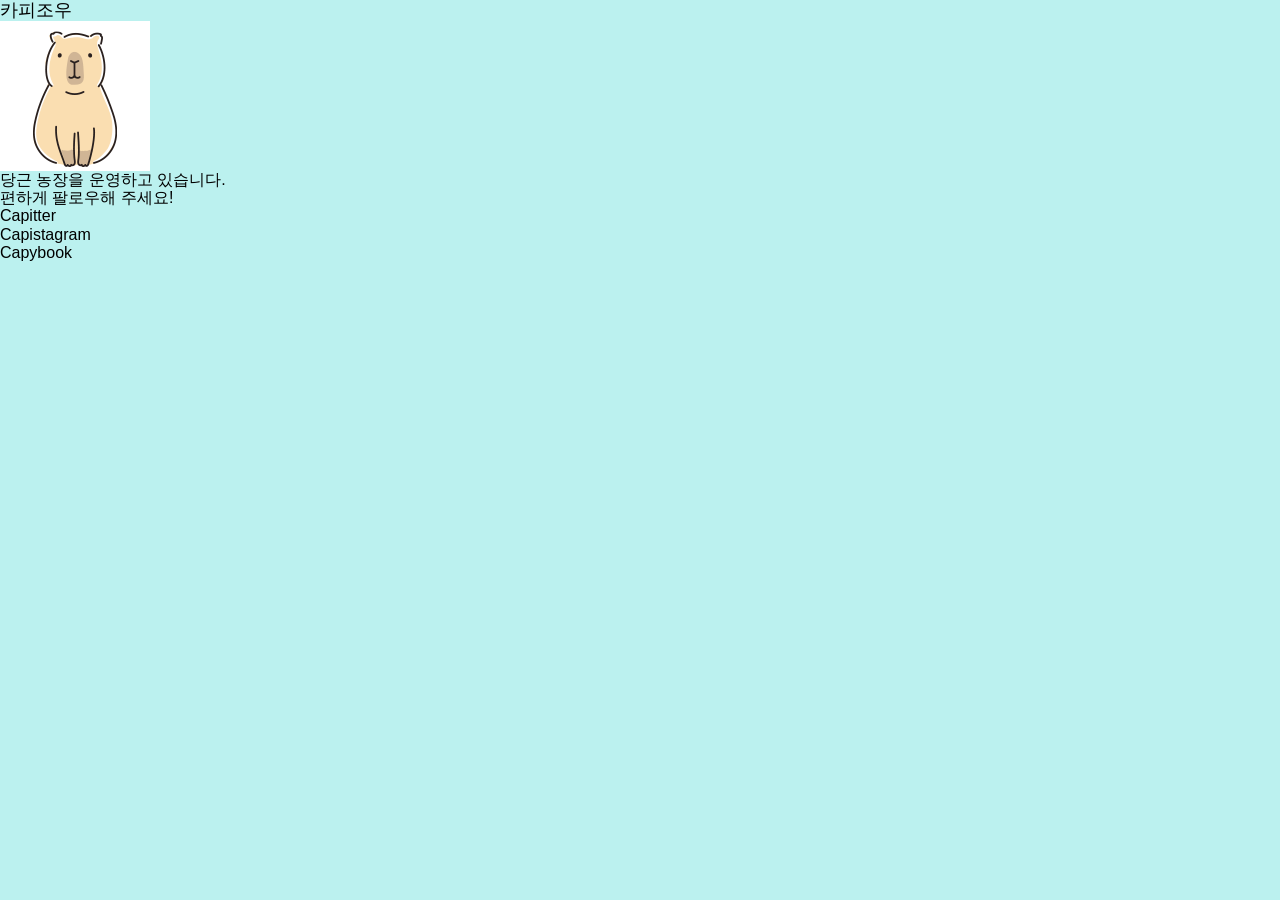
<file: 04장/step/01/03_font-size_step1.html>
<!DOCTYPE html>
<html lang="ko">
  <head>
    <meta charset="UTF-8">
    <link rel="stylesheet" href="css/reset.css">
    <link rel="stylesheet" href="css/03_font-size_step1.css"><!-- ←여러분의 작업 파일에는 css/style.css가 들어갑니다 -->
    <title>카피조우 소개</title>
  </head>
  <body>
    <h1>카피조우</h1>
    <p>
      <img src="capyzou.png" alt="카피조우 증명사진">
    </p>
    <p>
      당근 농장을 운영하고 있습니다.<br>
      편하게 팔로우해 주세요!
    </p>
    <ul>
      <li><a href="#">Capitter</a></li>
      <li><a href="#">Capistagram</a></li>
      <li><a href="#">Capybook</a></li>
    </ul>
  </body>
</html>
</file>
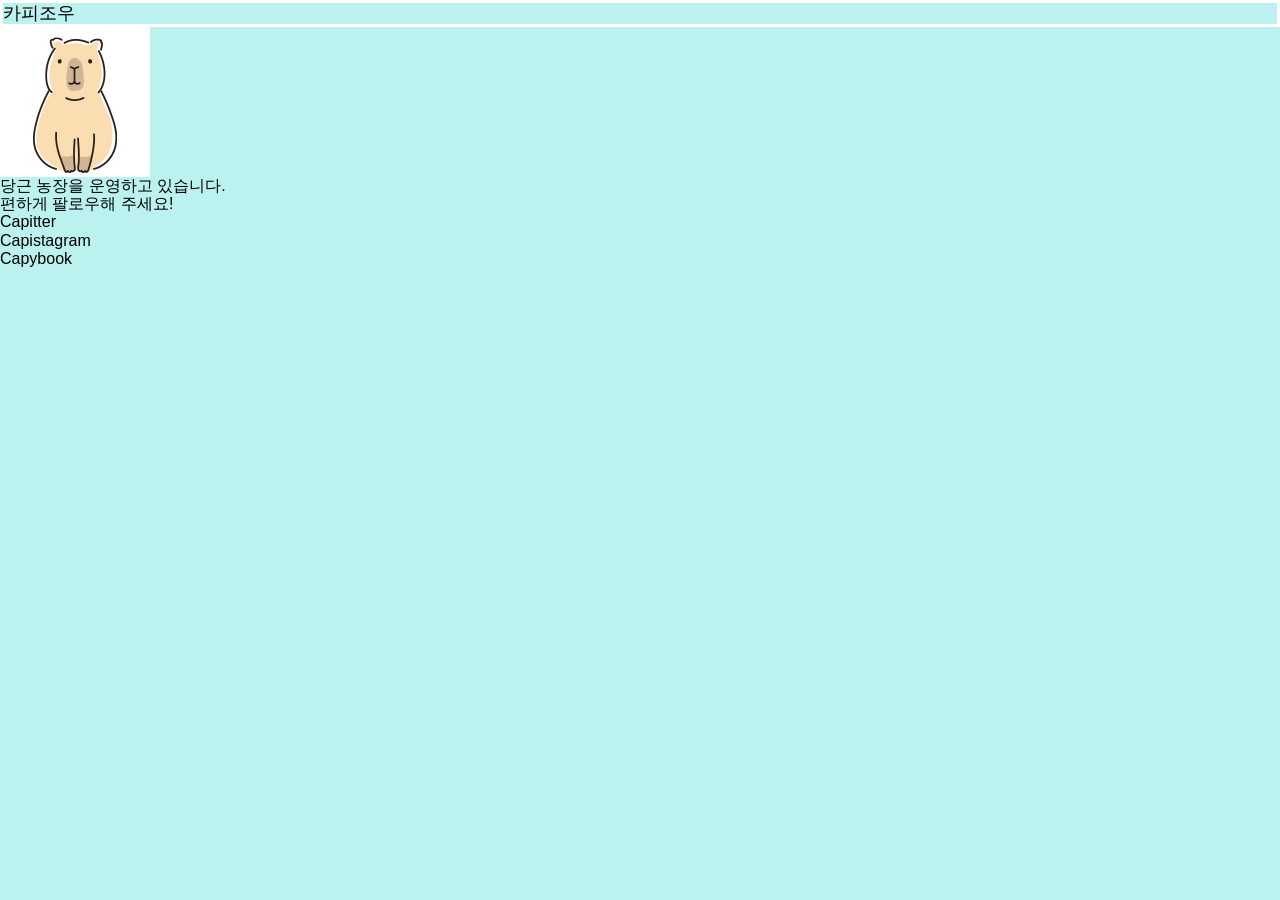
<file: 04장/step/01/04_border_step1.html>
<!DOCTYPE html>
<html lang="ko">
  <head>
    <meta charset="UTF-8">
    <link rel="stylesheet" href="css/reset.css">
    <link rel="stylesheet" href="css/04_border_step1.css"><!-- ←여러분의 작업 파일에는 css/style.css가 들어갑니다 -->
    <title>카피조우 소개</title>
  </head>
  <body>
    <h1>카피조우</h1>
    <p>
      <img src="capyzou.png" alt="카피조우 증명사진">
    </p>
    <p>
      당근 농장을 운영하고 있습니다.<br>
      편하게 팔로우해 주세요!
    </p>
    <ul>
      <li><a href="#">Capitter</a></li>
      <li><a href="#">Capistagram</a></li>
      <li><a href="#">Capybook</a></li>
    </ul>
  </body>
</html>
</file>
<file: style.css>
/* 공통 레이아웃 */
* { margin: 0; padding: 0; box-sizing: border-box; }
body { font-family: 'Montserrat', sans-serif; line-height: 1.6; color: #333; overflow-x: hidden; }
ul { list-style: none; }
a { text-decoration: none; color: inherit; }

.container-inner { max-width: 1200px; margin: 0 auto; padding: 0 50px; }
.flex-container { display: flex; justify-content: space-between; align-items: center; gap: 60px; }

/* 헤더 및 GNB */
header { padding: 30px 0; background: #fff; position: sticky; top: 0; z-index: 100; border-bottom: 1px solid #f0f0f0; }
.header-inner { display: flex; justify-content: space-between; align-items: center; max-width: 1200px; margin: 0 auto; padding: 0 50px; }
.logo { font-size: 26px; font-weight: 700; letter-spacing: -1px; }
.gnb ul { display: flex; gap: 30px; }
.gnb ul li a { font-weight: 700; font-size: 13px; }

/* --- 1. SNS 링크 밑줄 애니메이션 (핵심 요청) --- */
.sns-links a {
    position: relative;
    margin-left: 15px;
    font-size: 11px;
    font-weight: 700;
    padding-bottom: 3px;
    color: #555;
    transition: color 0.3s;
}

.sns-links a::after {
    content: "";
    position: absolute;
    left: 0;
    bottom: 0;
    width: 0; /* 처음엔 선이 없음 */
    height: 2px;
    background-color: #000; /* 선 색상 */
    transition: width 0.3s ease; /* 0.3초 동안 너비가 늘어남 */
}

.sns-links a:hover::after {
    width: 100%; /* 마우스 올리면 선이 꽉 참 */
}

/* 메인 비주얼 */
.main-visual { padding: 100px 0; text-align: center; }
.large-profile { width: 100%; max-height: 550px; object-fit: cover; border-radius: 20px; box-shadow: 0 20px 40px rgba(0,0,0,0.1); }
.main-title { margin-top: 40px; }
.main-title h2 { font-weight: 300; letter-spacing: 5px; text-transform: uppercase; margin-bottom: 10px; }
.main-title h1 { font-size: 4.5rem; font-weight: 700; line-height: 1; }

/* --- 2. 섹션별 컬러풀 배경색 (핵심 요청) --- */
.color-section { padding: 120px 0; transition: transform 0.3s; }

/* Introduction: 옐로우 & 블랙 텍스트 */
.color-1 { background-color: #ffd900; color: #000; }
.color-1 .more-link { border: 2px solid #000; }

/* Philosophy: 딥 블루 & 화이트 텍스트 */
.color-2 { background-color: #0047FF; color: #fff; }
.img-placeholder { background: rgba(255,255,255,0.2); width: 100%; height: 350px; border: 2px dashed #fff; display: flex; align-items: center; justify-content: center; }

/* Biography: 퍼플 & 화이트 텍스트 */
.color-3 { background-color: #00cb81; color: #fff; }
.biography-title { font-size: 3rem; border-bottom: 4px solid #fff; padding-bottom: 20px; margin-bottom: 60px; }

/* 상세 스타일 */
h3 { font-size: 2.5rem; font-weight: 700; }
.intro-right p { font-size: 1.2rem; font-weight: 400; line-height: 1.8; }
.more-link { display: inline-block; margin-top: 30px; padding: 12px 35px; text-transform: uppercase; font-weight: 700; transition: 0.3s; }
.more-link:hover { background: #000; color: #fff; border-color: #000; }

.bio-item h4 { font-size: 1.4rem; margin-bottom: 25px; text-decoration: underline; text-underline-offset: 8px; }
.bio-item li { margin-bottom: 12px; font-size: 1rem; }
.bio-item span { font-weight: 700; opacity: 0.7; margin-right: 10px; }

footer { padding: 80px 0; background: #000; color: #555; text-align: center; font-size: 12px; letter-spacing: 1px; }
</file>
<file: 04장/완성/css/style.css>
@charset "UTF-8";

body {
  background-color: #bbf1ef;
  font-family: 'Verdana','Apple SD Gothic Neo','NanumGothic',sans-serif;
}
h1 {
  font-size: 18px;
  border: 3px solid #ffffff;
  border-radius: 20px;
  padding: 6px 0;
  margin: 20px auto;
  width: 300px;
  text-align: center;
}
p,ul {
  text-align: center;
  margin-bottom: 20px;
}
img {
  border-radius: 50%;
}
a {
  background-color: #ff9a9e;
  display: block;
  padding: 20px 0;
  border-radius: 4px;
  color: #ffffff;
  font-weight: bold;
}
ul {
  width: 300px;
  margin: 0 auto;
}
li {
  margin-bottom: 20px;
}
</file>
<file: 06장/완성/css/style.css>
@charset "utf-8";

body {
  background-image: url(../images/bg.png);
  font-size: 16px;
  font-family: 'arial','Apple SD Gothic Neo','NanumGothic',sans-serif;
  color: #333333;
}
header {
  width: 1240px;
  margin: 0 auto 44px;
}
h1 {
  text-align: center;
  padding: 20px 0px 16px;
}
header nav ul {
  display: flex;
  justify-content: center;
  border-top: 2px solid #7c5d48;
  border-bottom: 2px solid #7c5d48;
  background-color: rgba(255,255,255,0.42);
  padding: 12px 0px 10px;
}
header nav ul li {
  margin: 0 20px;
}
header nav ul li a {
  font-size: 22px;
  font-weight: bold;
  color: #7c5d48;
}
header nav ul li a:hover {
  text-decoration: underline double;
}
div {
  width: 1240px;
  margin: 0 auto 50px;
  display: flex;
  justify-content: space-between;
}
main {
  flex-basis: 920px;
  background-color: #ffffff;
  border-radius: 16px;
  padding: 62px 72px 32px 72px;
  box-shadow: 0px 0px 8px rgba(0,0,0,0.16);
}
aside {
  flex-basis: 284px;
}
aside nav {
  border-radius: 16px;
  background-color: #ffffff;
  box-shadow: 0px 0px 8px rgba(0,0,0,0.16);
  padding: 24px 28px;
  margin-bottom: 24px;
}
aside nav h2 {
  margin-bottom: 18px;
  font-size: 22px;
  font-weight: bold;
  color: #7c5d48;
}
aside nav ul {
  font-size: 14px;
}
.categoryNav ul li {
  list-style-type: square;
  color: #7c5d48;
  margin: 0 0 16px 20px;
}
.categoryNav ul li a {
  color: #333333;
}
.recentNav ul li {
  border-bottom: 1px solid #7c5d48;
  padding-bottom: 10px;
  margin-bottom: 22px;
}
.recentNav ul {
  height: 240px;
  overflow: hidden scroll;
}
article h2 {
  font-size: 40px;
  font-weight: 500;
  margin-bottom: 8px;
}
time {
  background-color: #91c777;
  border-radius: 0px 22px 22px 22px;
  font-size: 18px;
  font-weight: bold;
  color: #ffffff;
  padding: 11px 23px 10px 18px;
  display: inline-block;
}
.postdate {
  margin-bottom: 26px;
}
.eyecatch {
  margin-bottom: 26px;
}
article h3 {
  border-bottom: 2px solid #6ab547;
  margin-bottom: 20px;
  font-size: 28px;
  font-weight: 600;
  background-image: url(../images/h2_icon.png);
  background-repeat: no-repeat;
  background-position: left bottom;
  padding: 20px 10px 10px 48px;
}
article section p {
  line-height: 1.6;
  margin-bottom: 24px;
}
article section {
  margin-bottom: 50px;
}
footer {
  background-color: #523f2e;
  color: #ffffff;
  text-align: center;
  padding: 14px 10px 20px;
}
</file>
<file: 06장/작업/css/style.css>
@charset "utf-8";

@import url('https://fonts.googleapis.com/css2?family=Black+Han+Sans&family=Nanum+Gothic&family=Noto+Sans+Meroitic&display=swap');

body {
    background-image: url(../images/bg.png);
    color: #333;
    font: Verdana, Geneva, Tahoma, sans-serif;
    color: #333;
}

header {
    width: 1240px;
    margin: auto;
}
h1 {
    text-align: center;
    padding: 20PX 0 16PX;
}
header nav ul {
    display: flex;
    background-color: skyblue;
   justify-content: center;
    border-top: 2px solid #7c5d48;
    border-bottom: 2px solid #7c5d48;
   padding: 12px 0 10px;
}

header nav ul li {
    margin: 0 20px;
}

header nav ul li a{
    font-size: 22px;
    font-weight: 600;
}

header nav ul li a:hover {
    text-decoration: underline double;

}

/* 메인 */
main {
    background-color: #fff;
    border-radius: 16px;
    padding: 62px 72px 32px 72px;
    box-shadow: 0px 0px 8px rgba(0, 0, 0, 0.16);
}
/* aside */
aside nav{
    background-color: #fff;
    border-radius: 16px;
    box-shadow: 0px 0px 8px rgba(0, 0, 0, 0.16);
    padding: 24px 28px;
    margin-bottom: 24px;
}

aside nav h2 {
    margin-bottom: 18px;
    font-size:22px;
    font-weight :bold;
    color:#7c5d48;
}

aside nav ul {
    font-size: 14px;
}

.categoryNav ul li {
    list-style-type: square;
    color:#7c5d48;
    margin: 0 0 16px 20px;
}

.categoryNav ul li a {
    color: #000000;
}
.recentNav ul li {
   border-bottom: 1px solid #7c5d48;
   padding-bottom: 10px;
    margin-bottom: 22px;
}
.recentNav ul{
    height: 240px;
    overflow: hidden scroll;
}

메인본문

article h2{
    font-size:40px;
    font-weight:500;
    margin-bottom: 8px;

}

time{ 
    background-color: #91c777;
    border-radius: 0 22px 22px 22px;
    font-size: 18px;
    font-weight: bold;
    color: #fff;
    padding: 11px 23px 10px 18px;
    display: inline-block;
    width:400px;
}
.postdate {
    margin-bottom: 26px;
}

.eyecatch{
    margin-bottom:50px;
}

article h3{
    border-bottom:2px solid #6ab547;
    margin-bottom:20px;
    font-size:28px;
    font-weight: 600;
    background-color: url(../images/h2_icon.png);
    background-repeat: no-repeat;
    background-position: left bottom;
    padding: 20px 10px 10px 48px;
}

article section p{
    line-height: 1.6;
    margin-bottom: 24px;
}
footer {
    background-color: #523f2e;
    color: #fff;
    text-align: center;
    padding:14px 10px 20px;
    
}
</file>
<file: 06장/Flexbox/완성/css/style.css>
@charset "utf-8";

/*구분하기 쉽도록 색상을 넣습니다*/
ul {
  border: 4px solid #e8cca9;
}
ul li {
  background-color: #efefef;
  border: 1px solid #ed7a92;
  color: #111111;
}

/*아래에 Flexbox 코드를 넣습니다*/
ul {
  display: flex;
  width: 600px;
}

.ul2 {
  width: 750px;
}

.b1{
  flex-basis: 180px;
}
.b2{
  flex-basis: 240px;
}
.b3{
  flex-basis: 300px;
}
</file>
<file: 06장/Flexbox/작업/css/style.css>
@charset "utf-8";

/*구분하기 쉽도록 색상을 넣습니다*/
ul {
  border: 4px solid #e8cca9;
}
ul li {
  background-color: #efefef;
  border: 1px solid #ed7a92;
  color: #111111;
}

/*아래에 Flexbox 코드를 넣습니다*/
</file>
<file: 04장/step/01/css/01_background-color_step1.css>
@charset "UTF-8";

body {
  background-color: #bbf1ef;
}
</file>
<file: 04장/step/01/css/02_font-family_step1.css>
@charset "UTF-8";

body {
  background-color: #bbf1ef;
  font-family: 'Verdana','Apple SD Gothic Neo','NanumGothic',sans-serif;
}
</file>
<file: 04장/step/01/css/03_font-size_step1.css>
@charset "UTF-8";

body {
  background-color: #bbf1ef;
  font-family: 'Verdana','Apple SD Gothic Neo','NanumGothic',sans-serif;
}
h1 {
  font-size: 18px;
}
</file>
<file: 04장/step/01/css/04_border_step1.css>
@charset "UTF-8";

body {
  background-color: #bbf1ef;
  font-family: 'Verdana','Apple SD Gothic Neo','NanumGothic',sans-serif;
}
h1 {
  font-size: 18px;
  border: 3px solid #ffffff;
}
</file>
